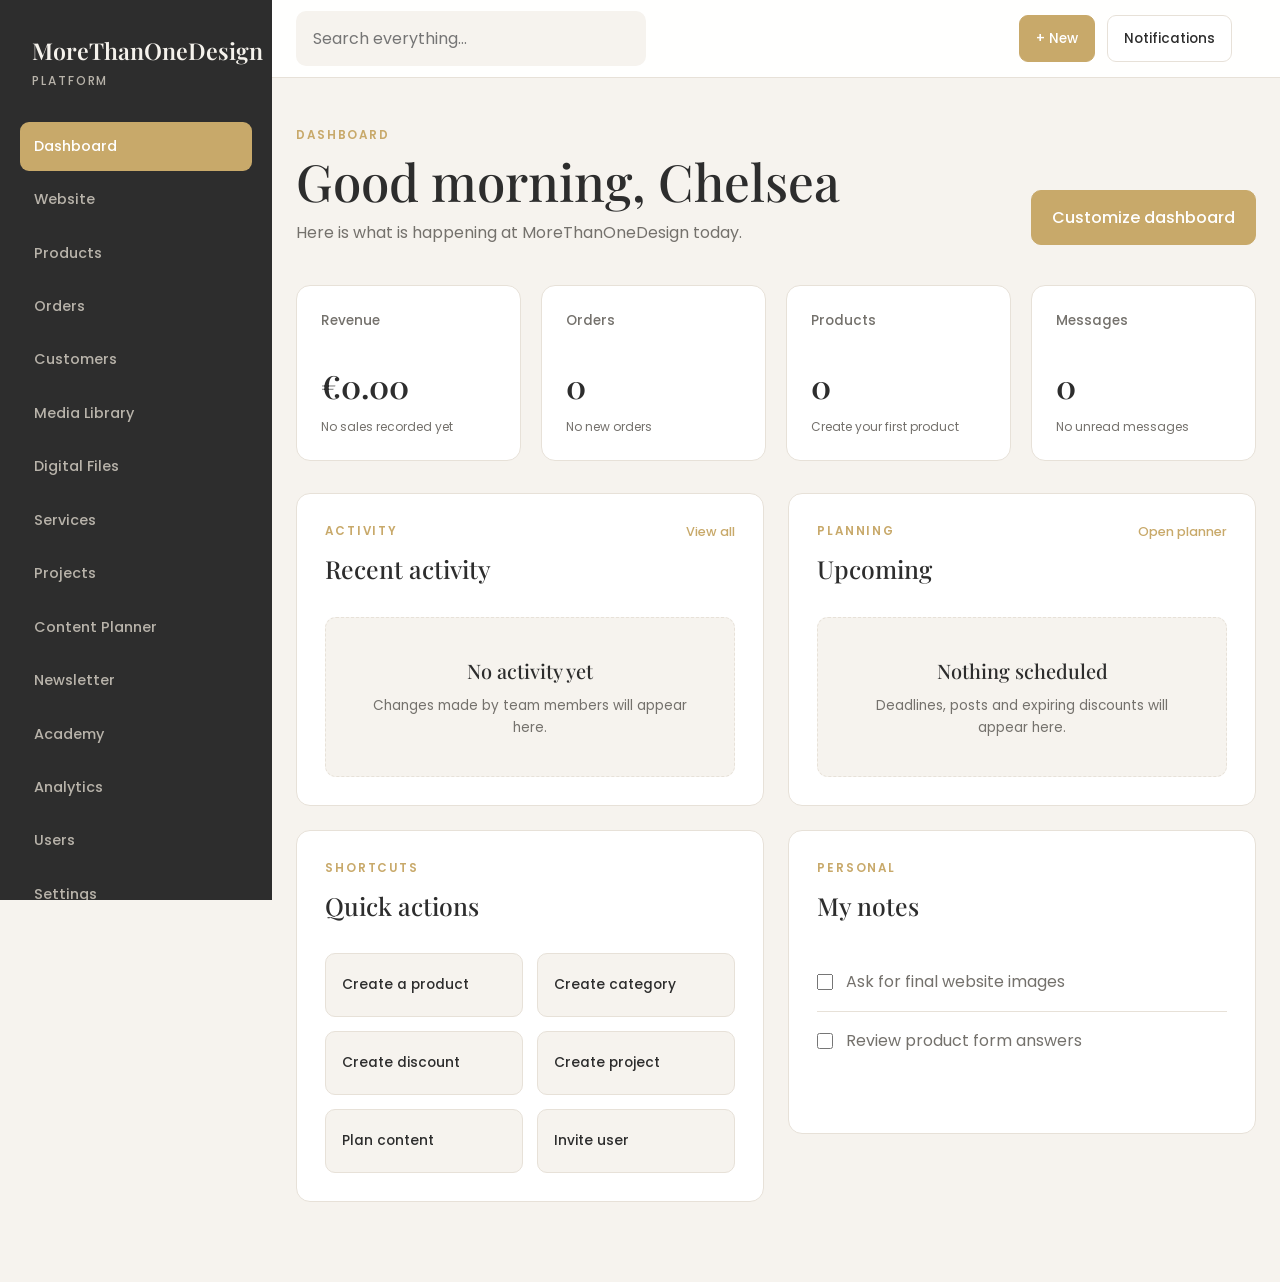
<file: admin/dashboard.html>
<!DOCTYPE html>
<html lang="en">
    <head>
        <meta charset="UTF-8">
        <meta name="viewport"
              content="width=device-width, initial-scale=1.0">
              <title>Dashboard | MoreThanOne Platform</title>
        <link 
              rel="preconnect" href="https://fonts.googleapis.com">
        <link
              rel="preconnect" href="https://fonts.gstatic.com" crossorigin>
        <link
              rel="stylesheet" href="https://fonts.googleapis.com/css2?family=Playfair+Display:wght@500;600&family=Poppins:wght@300;400;500;600&display=swap">
        <link
              rel="stylesheet" href="../css/admin.css">                  
    </head>
    <body>
        <div class="admin-layout">
            <aside class="admin-sidebar">
                <div class="admin-brand">
                    <a href="dashboard.html">
                        MoreThanOneDesign
                    </a>
                    <span>
                        Platform
                    </span>
                </div>
                <nav 
                   class="admin-navigation"
                   aria-label="Admin navigation">
                <a 
                   href="dashboard.html"
                   class="admin-nav-link active">
                Dashboard
                </a>
                <a href="#">
                    Website
                </a>
                <a href="products.html">
                    Products
                </a>
                <a href="#">
                    Orders
                </a>
                <a href="#">
                    Customers
                </a>
                <a href="#">
                    Media Library
                </a>
                <a href="#">
                    Digital Files
                </a>
                <a href="#">
                    Services
                </a>
                <a href="projects.html">
                    Projects
                </a>
                <a href="#">
                    Content Planner
                </a>
                <a href="#">
                    Newsletter
                </a>
                <a href="#">
                    Academy
                </a>
                <a href="#">
                    Analytics
                </a>
                <a href="users.html">
                    Users
                </a>
                <a href="#">
                    Settings
                </a>
                </nav>
                <div class="admin-user">
                    <div class="admin-avatar">
                        C
                    </div> 
                    <div>
                        <strong>
                            Chelsea
                        </strong>
                        <span>
                            Owner
                        </span>
                    </div>
                </div>
            </aside>
            <div class="admin-content">
                <header class="admin-topbar">
                    <button class="admin-menu-button" type="button" aria-label="Open navigation">☰</button>
                    <label class="admin-search">
                        <span class="visually-hidden">
                            Search the platform
                        </span>
                        <input type="search" placeholder="Search everything...">
                    </label>
                    <div class="admin-topbar-actions">
                        <button type="button">
                            + New
                        </button>
                        <button type="button" aria-label="Notifications">Notifications</button>
                    </div>
                </header>
                <main class="admin-main">
                    <section class="admin-welcome">
                        <div>
                            <p class="admin-eyebrow">
                                DASHBOARD   
                            </p>
                            <h1>
                                Good morning, Chelsea
                            </h1>
                            <p>
                                Here is what is happening at MoreThanOneDesign today.
                            </p>
                        </div>
                        <button type="button" class="admin-primary-button">
                            Customize dashboard
                        </button>
                    </section>
                    <section class="statistics-grid" aria-label="Business overview">
                        <article class="statistic-card">
                            <span>
                                Revenue
                            </span>
                            <strong>
                                 €0.00
                            </strong>
                            <small>
                                No sales recorded yet
                            </small>
                        </article>
                        <article class="statistic-card">
                            <span>
                                Orders
                            </span>
                            <strong>
                                0
                            </strong>
                            <small>
                                No new orders
                            </small>
                        </article>
                        <article class="statistic-card">
                            <span>
                                Products
                            </span>
                            <strong>
                                0
                            </strong>
                            <small>
                                Create your first product
                            </small>
                        </article>
                        <article class="statistic-card">
                            <span>
                                Messages
                            </span>
                            <strong>
                                0
                            </strong>
                            <small>
                                No unread messages
                            </small>
                            </article>
                        </article>
                    </section>
                    <section class="dashboard-grid">
                        <article class="dashboard-panel">
                            <div class="panel-heading">
                                <div>
                                    <p class="admin-eyebrow">
                                        ACTIVITY
                                    </p>
                                    <h2>
                                        Recent activity
                                    </h2>
                                </div>
                                <a href="#">
                                    View all
                                </a>
                            </div>
                            <div class="empty-state">
                                <h3>
                                    No activity yet
                                </h3>
                                <p>
                                    Changes made by team members will appear here.
                                </p>
                            </div>
                        </article>
                        <article class="dashboard-panel">
                            <div class="panel-heading">
                                <div>
                                    <p class="admin-eyebrow">
                                        PLANNING
                                    </p>
                                    <h2>
                                        Upcoming
                                    </h2>
                                </div>
                                <a href="#">
                                    Open planner
                                </a>
                            </div>
                            <div class="empty-state">
                                <h3>
                                    Nothing scheduled
                                </h3>
                                <p>
                                    Deadlines, posts and expiring discounts will appear here.
                                </p>
                            </div>
                        </article>
                        <article class="dashboard-panel quick-actions-panel">
                            <div class="panel-heading">
                                <div>
                                    <p class="admin-eyebrow">
                                        SHORTCUTS
                                    </p>
                                    <h2>
                                        Quick actions
                                    </h2>
                                </div>
                            </div>
                            <div class="quick-actions-grid">
                                <a href="#">
                                    Create a product
                                </a>
                                <a href="#">
                                    Create category
                                </a>
                                <a href="#">
                                    Create discount
                                </a>
                                <a href="#">
                                    Create project
                                </a>
                                <a href="#">
                                    Plan content
                                </a>
                                <a href="#">
                                    Invite user
                                </a>
                            </div>
                        </article>
                        <article class="dashboard-panel">
                            <div class="panel-heading">
                                <div>
                                    <p class="admin-eyebrow">
                                        PERSONAL
                                    </p>
                                    <h2>
                                        My notes
                                    </h2>
                                </div>
                            </div>
                            <label class="note-item">
                                <input type="chechbox">
                                <span>
                                    Ask for final website images
                                </span>
                            </label>
                            <label class="note-item">
                                <input type="checkbox">
                                <span>
                                    Review product form answers
                                </span>
                            </label>
                        </article>
                    </section>
                </main>
            </div>
        </div>
    </body>
</html>
</file>
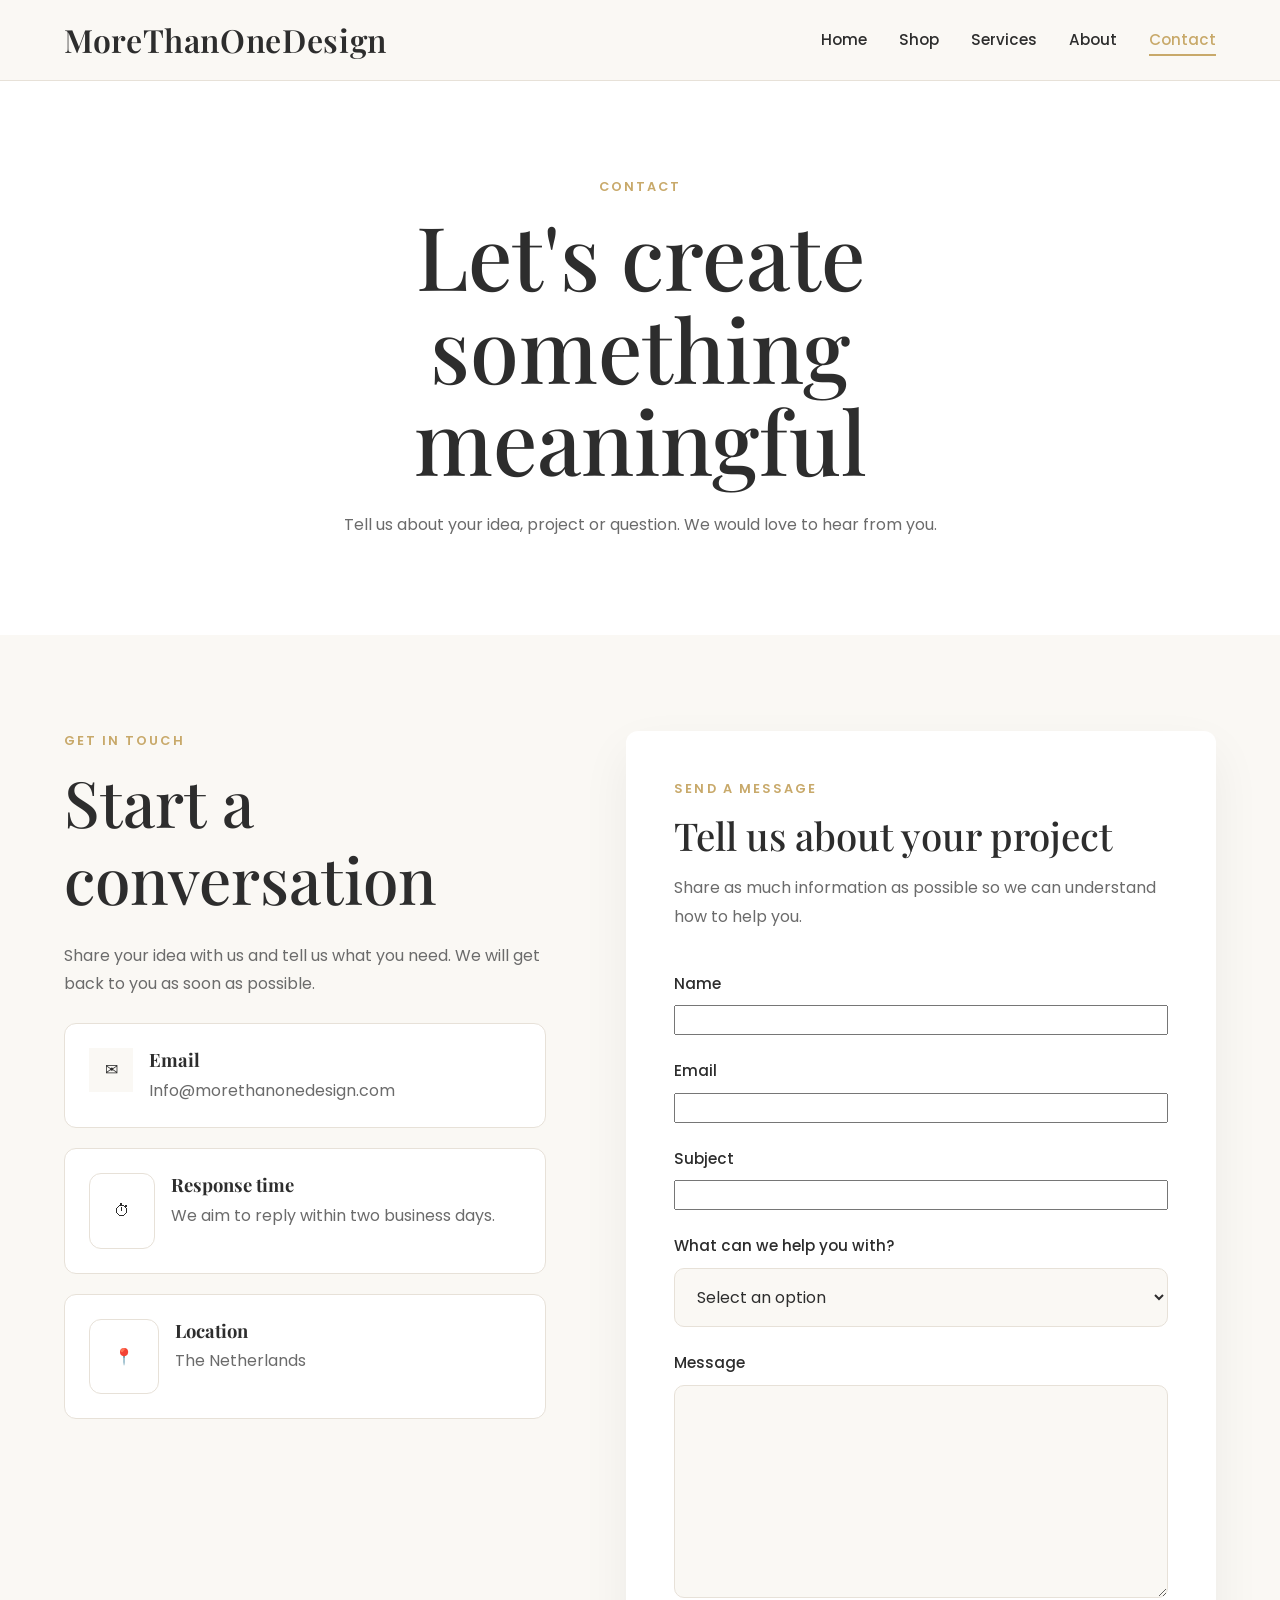
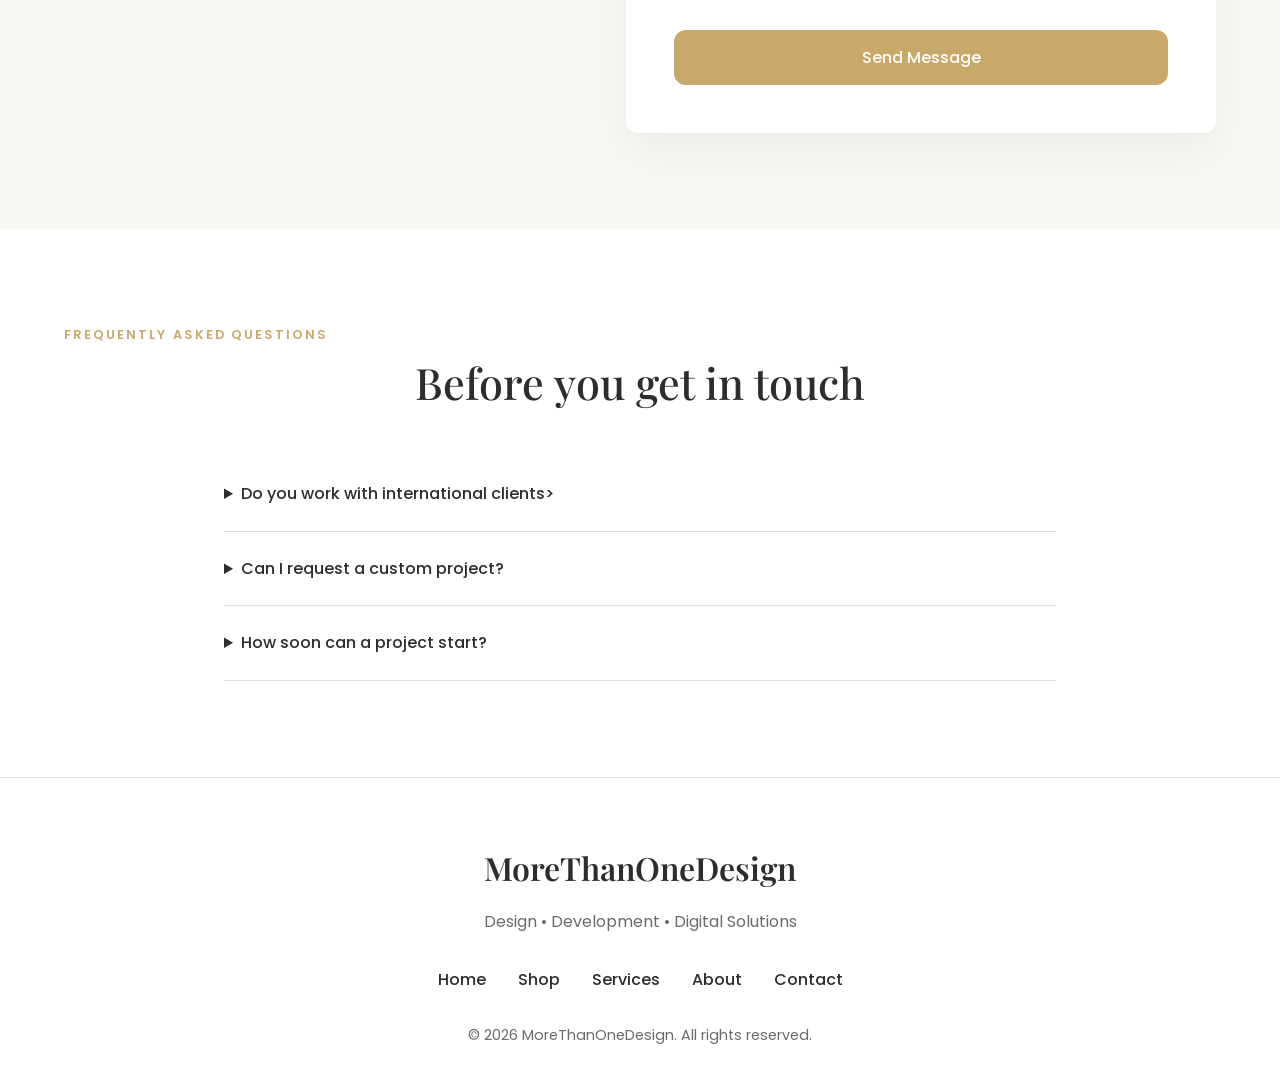
<file: pages/contact.html>
<!DOCTYPE html>
<html lang="en">
    <head>
        <meta charset="UTF-8">
        <meta
           name="viewport"
           content="width-device-width, initial-scale=1.0">
        <meta
           name="description"
           content="Contact MoreThanOneDesign about web design, branding, development and digital products.">
        <title>Contact | MoreThanOneDesign</title>
        <link rel="preconnect" href="https://fonts.googleapis.com">
        <link rel="preconnect" href="https://fonts.gstatic.com" crossorigin>
        <link href="https://fonts.googleapis.com/css2?family=Playfair+Display:wght@400;500;600;700&family=Poppins:wght@300;400;500;600;700&display=swap" rel="stylesheet">
        <link rel="stylesheet" href="../css/style.css">
    </head>
    <body>
        <header class="site-header">
            <nav class="navbar">
                <div class="logo">
                    <a href="../index.html">
                        MoreThanOneDesign
                    </a>
                </div>
                <ul class="nav-links">
                    <li>
                        <a href="../index.html">Home</a>
                    </li>
                    <li>
                        <a href="shop.html">Shop</a>
                    </li>
                    <li>
                        <a href="services.html">Services</a>
                    </li>
                    <li>
                        <a href="about.html">About</a>
                    </li>
                    <li>
                        <a href="contact.html" class="active">Contact</a>
                    </li>
                </ul>
            </nav>
        </header>
        <main>
            <section id="contact-hero">
                <div class="container">
                    <p class="subtitle">
                        Contact
                    </p>
                    <h1>
                        Let's create something meaningful
                    </h1>
                    <p class="section-description">
                        Tell us about your idea, project or question. We would love to hear from you.
                    </p>
                </div>
            </section>
            <section id="contact-section">
                <div class="container contact-layout">
                    <div class="contact-information">
                        <p class="subtitle">
                            GET IN TOUCH
                        </p>
                        <h2>
                            Start a conversation
                        </h2>
                        <p>
                            Share your idea with us and tell us what you need. We will get back to you as soon as possible.
                        </p>
                        <div class="contact-details">
                            <article class="contact-detail-card">
                                <span class="contact-detail-icon" aria-hidden="true">
                                    ✉
                                </span>
                                <div>
                                    <h3>
                                        Email
                                    </h3>
                                    <p>
                                        <a href="mailto:info@morethanonedesign.com">
                                            Info@morethanonedesign.com
                                        </a>
                                    </p>
                                </div>
                            </article>
                            <article class="contact-detail-card">
                                <span class="contact-detail-card" aria-hidden="true">
                                    ⏱
                                </span>
                                <div>
                                    <h3>
                                        Response time
                                    </h3>
                                    <p>
                                        We aim to reply within two business days.
                                    </p>
                                </div>
                            </article>
                            <article class="contact-detail-card">
                                <span class="contact-detail-card" aria-hidden="true">
                                    📍
                                </span>
                                <div>
                                    <h3>
                                        Location
                                    </h3>
                                    <p>
                                        The Netherlands
                                    </p>
                                </div>
                            </article>
                        </div>
                    </div>
                    <form class="contact-form">
                        <div class="contact-form-heading">
                            <p class="subtitle">
                                SEND A MESSAGE
                            </p>
                            <h2>
                                Tell us about your project                            
                            </h2>
                            <p>
                                Share as much information as possible so we can understand how to help you.
                            </p>
                        </div>
                        <div class="form-group">
                            <label for="name">
                                Name
                            </label>
                            <input type="text" id="name" name="name" required>
                        </div>
                        <div class="form-group">
                            <label for="email">
                                Email
                            </label>
                            <input type="email" id="email" name="email" required>
                        </div>
                        <div class="form-group">
                            <label for="subject">
                                Subject
                            </label>
                            <input type="text" id="subject" name="subject" required>
                        </div>
                        <div class="form-group">
                            <label for="service">
                                What can we help you with?
                            </label>
                            <select id="service" name="service">
                                <option value="">
                                    Select an option
                                </option>
                                <option value="web-design">
                                    Web Design
                                </option>
                                <option value="branding">
                                    Branding & Design
                                </option>
                                <option value="web-development">
                                    Web Development
                                </option>
                                <option value="other">
                                    Other
                                </option>
                            </select>
                        </div>
                        <div class="form-group">
                            <label for="message">
                                Message
                            </label>
                            <textarea id="message" name="message" rows="7" required></textarea>
                        </div>
                        <button type="submit" class="btn primary-btn">
                            Send Message
                        </button>
                    </form>
                </div>
            </section>
            <section id="contact-faq">
                <div class="container">
                    <p class="subtitle">
                        FREQUENTLY ASKED QUESTIONS
                    </p>
                    <h2>
                        Before you get in touch
                    </h2>
                    <div class="faq-list">
                        <details>
                            <summary>
                                Do you work with international clients>
                            </summary>
                            <p>
                                Yes. MoreThanOneDesign is designed to work with clients from different countries.
                            </p>
                        </details>
                        <details>
                            <summary>
                                Can I request a custom project?
                            </summary>
                            <p>
                                Yes. You can contact us with your idea, goals and requirements.
                            </p>
                        </details>
                        <details>
                            <summary>
                                How soon can a project start?
                            </summary>
                            <p>
                                Availability depends on the type and size of the project. We will discuss this with you.
                            </p>
                        </details>
                    </div>        
                </div>
            </section>
        </main>
        <footer class="site-footer">
            <div class="conatiner">
                <div class="footer-brand">
                    <a href="../index.html">
                        MoreThanOneDesign
                    </a>
                </div>
                <p class="footer-tagline">
                     Design • Development • Digital Solutions
                </p>
                <nav aria-label="footer navigation">
                    <ul class="footer-links">
                        <li>
                            <a href="../index.html">
                                Home
                            </a>
                        </li>
                        <li>
                            <a href="shop.html">Shop</a>
                        </li>
                        <li>
                            <a href="services.html">Services</a>
                        </li>
                        <li>
                            <a href="about.html">About</a>
                        </li>
                        <li>
                            <a href="contact.html">Contact</a>
                        </li>
                    </ul>
                </nav>
                <p class="footer-copyright">
                      © 2026 MoreThanOneDesign. All rights reserved.
                </p>
            </div>
        </footer>
    </body> 
    </html>
</file>
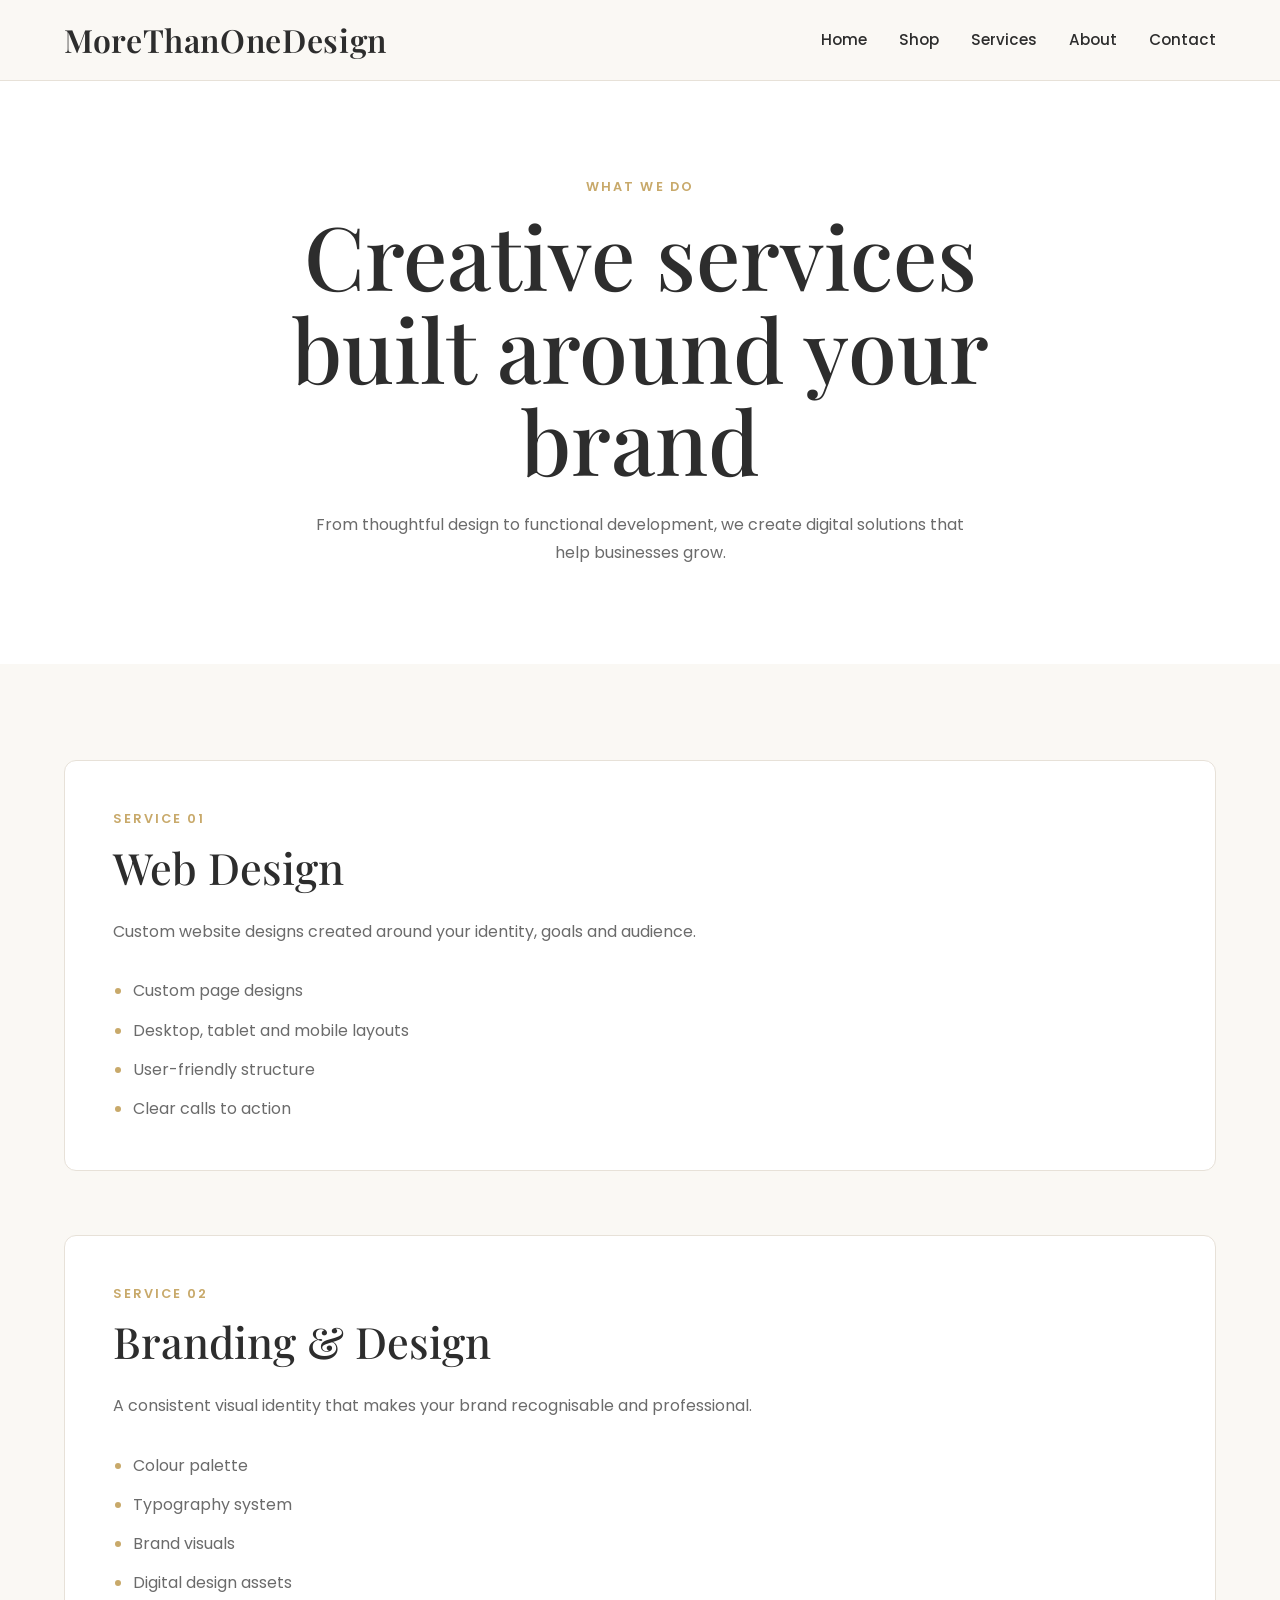
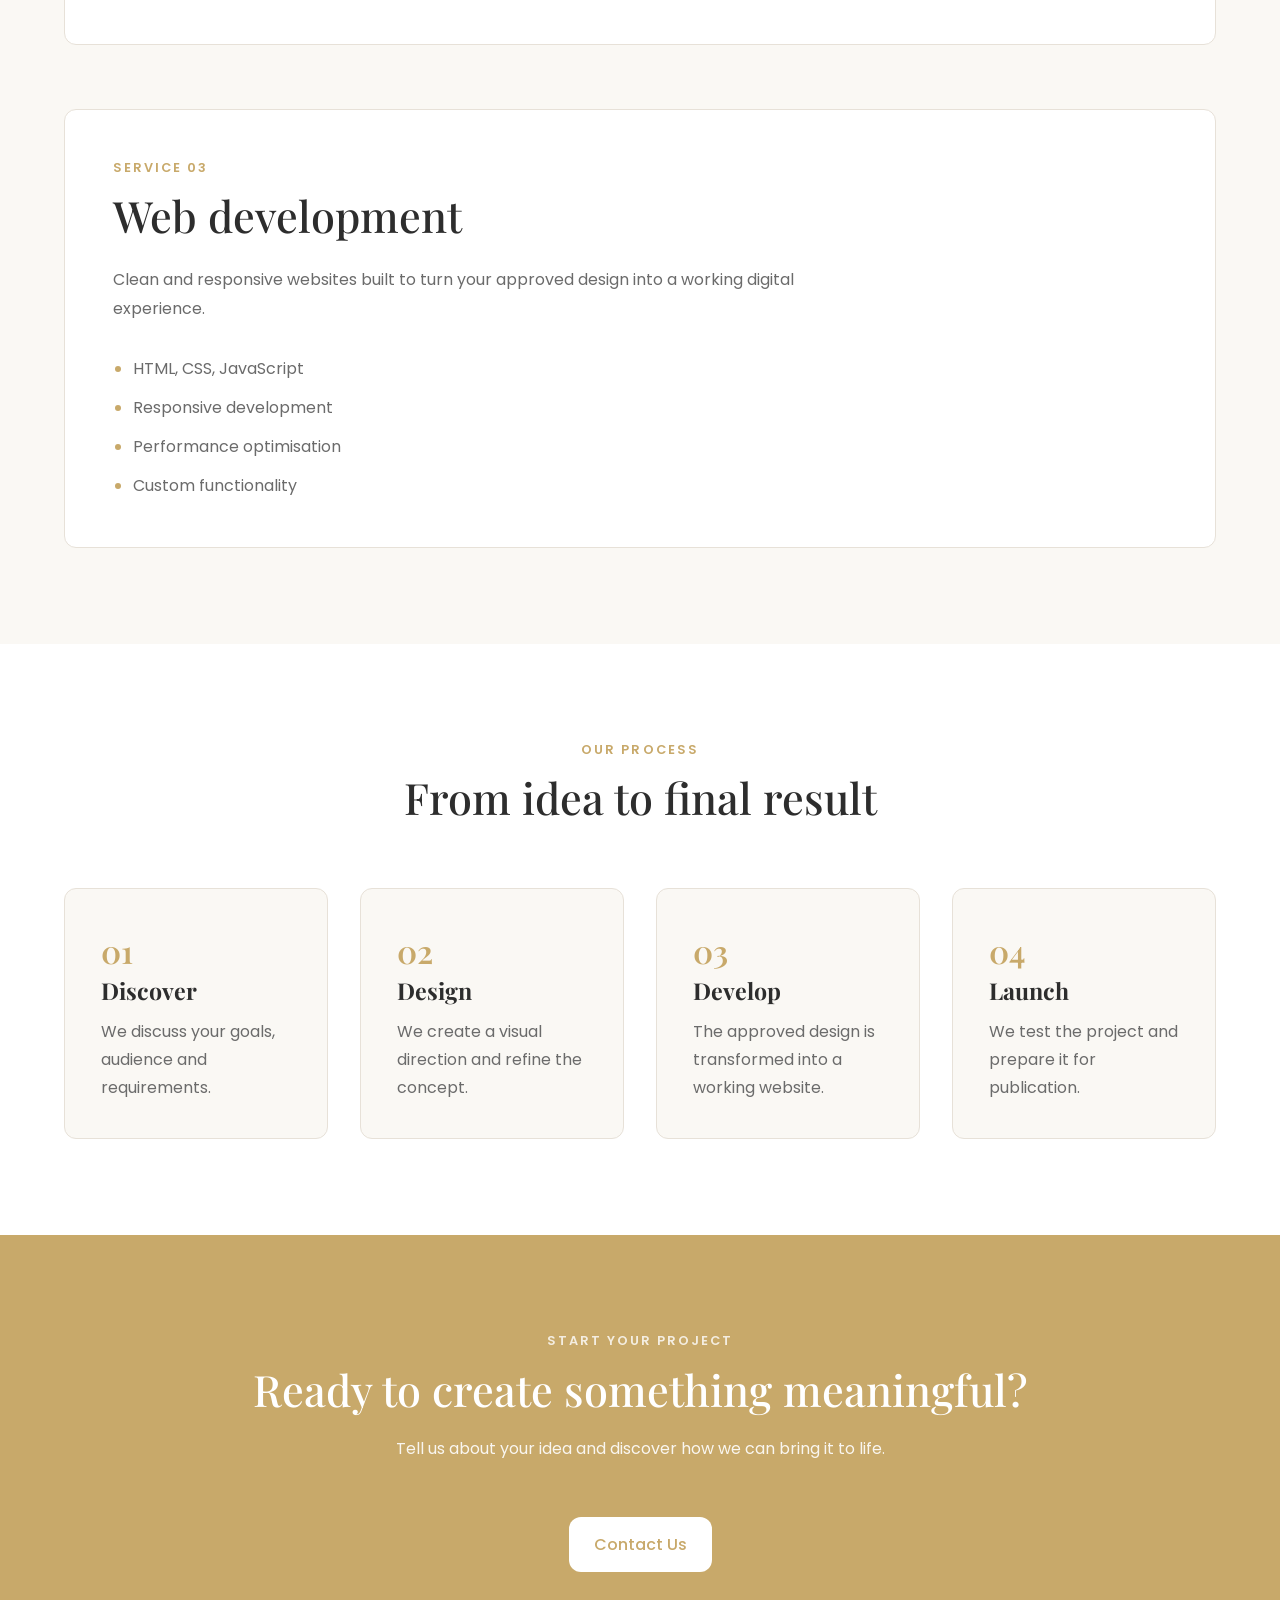
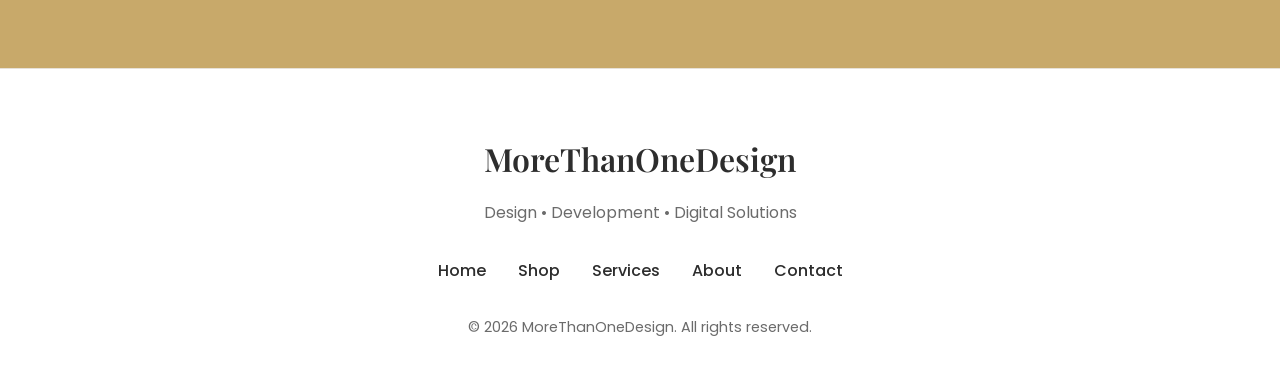
<file: pages/services.html>
<!DOCTYPE html>
<html lang="en">
    <head>
        <meta charset="UTF-8">
        <meta
           name="viewport"
           content="width-device-width, initial-scale=1.0">
        <meta
           name="description"
           content="Explore web design, branding and web development services from MoreThanOneDesign.">
        <title>Services | MoreThanOneDesign</title> 
        <link 
           rel="preconnect" 
           href="https://fonts.googleapis.com">
        <link
           rel="preconnect"
           href="https://fonts.gstatic.com"
           crossorigin>
        <link
           href="https://fonts.googleapis.com/css2?family=Playfair+Display:wght@400;500;600;700&family=Poppins:wght@300;400;500;600;700&display=swap"
           rel="stylesheet">
        <link  
           rel="stylesheet"
           href="../css/style.css">         
    </head>
    <body>
        <header class="site-header">
            <nav class="navbar">
                <div class="logo">
                    <a href="../index.html">
                        MoreThanOneDesign
                    </a>
                </div>
                <ul class="nav-links">
                    <li>
                        <a href="../index.html">Home</a>
                    </li>
                    <li>
                        <a href="shop.html">Shop</a>
                    </li>
                    <li>
                        <a href="services.html">Services</a>
                    </li>
                    <li>
                        <a href="about.html">About</a>
                    </li>
                    <li>
                        <a href=""contact.html>Contact</a>    
                    </li>
                </ul>
            </nav>
        </header>
        <main>
            <section id="services-hero">
                <div class="container">
                    <p class="subtitle">
                        WHAT WE DO
                    </p>
                    <h1>
                        Creative services built around your brand
                    </h1>
                    <p class="section-description">
                        From thoughtful design to functional development, we create digital solutions that help businesses grow.
                    </p>
                </div>
            </section>
            <section id="section-overview">
                <div class="container">
                    <div class="services-page-grid">
                        <article class="service-detail-card">
                            <p class="subtitle">
                                Service 01
                            </p>
                            <h2>
                                Web Design
                            </h2>
                            <p>
                                Custom website designs created around your identity, goals and audience.
                            </p>
                            <ul class="service-feature-list">
                                <li>Custom page designs</li>
                                <li>Desktop, tablet and mobile layouts</li>
                                <li>User-friendly structure</li>
                                <li>Clear calls to action</li>
                            </ul>
                        </article>
                        <article class="service-detail-card">
                            <p class="subtitle">
                                Service 02
                            </p>
                            <h2>
                                Branding & Design
                            </h2>
                            <p>
                                A consistent visual identity that makes your brand recognisable and professional.
                            </p>
                            <ul class="service-feature-list">
                                <li>Colour palette</li>
                                <li>Typography system</li>
                                <li>Brand visuals</li>
                                <li>Digital design assets</li>
                            </ul>
                        </article>
                        <article class="service-detail-card">
                            <p class="subtitle">
                                Service 03
                            </p>
                            <h2>
                                Web development
                            </h2>
                            <p> 
                                Clean and responsive websites built to turn your approved design into a working digital experience.
                            </p>
                            <ul class="service-feature-list">
                                <li>HTML, CSS, JavaScript</li>
                                <li>Responsive development</li>
                                <li>Performance optimisation</li>
                                <li>Custom functionality</li>
                            </ul>
                        </article>
                    </div>
                </div>
            </section>
            <section id="service-process">
                <div class="container">
                    <p class="subtitle">
                        OUR PROCESS
                    </p>
                    <h2>
                        From idea to final result
                    </h2>
                    <div class="process-grid">
                        <article class="process-step">
                            <span class="process-number">
                                01
                            </span>
                            <h3>
                                Discover
                            </h3>
                            <p>
                                We discuss your goals, audience and requirements.
                            </p>
                        </article>
                        <article class="process-step">
                            <span class="process-number">
                                02
                            </span>
                            <h3>
                                Design
                            </h3>
                            <p>
                                We create a visual direction and refine the concept.
                            </p>
                        </article>
                        <article class="process-step">
                            <span class="process-number">
                                03
                            </span>
                            <h3>
                                Develop
                            </h3>
                            <p>
                                The approved design is transformed into a working website.
                            </p>
                        </article>
                        <article class="process-step">
                            <span class="process-number">
                                04
                            </span>
                            <h3>
                                Launch
                            </h3>
                            <p>
                                We test the project and prepare it for publication.
                            </p>
                        </article>
                    </div>
                </div>
            </section>
            <section id="contact-cta">
                <div class="container">
                    <p class="subtitle">
                        START YOUR PROJECT
                    </p>
                    <h2>
                        Ready to create something meaningful?
                    </h2>
                    <p>
                        Tell us about your idea and discover how we can bring it to life.
                    </p>
                    <a
                      href="contact.html"
                      class="btn primary-btn">
                    Contact Us
                    </a>
                </div>
            </section>
        </main>
        <footer class="site-footer">
            <div class="container">
                <div class="footer-brand">
                    <a href="../index.html">
                        MoreThanOneDesign
                    </a>
                </div>
                <p class="footer-tagline">
                    Design • Development • Digital Solutions 
                </p>
                <nav aria-label="footer-navigation">
                    <ul class="footer-links">
                       <li>
                        <a href="../index.html">Home</a>
                       </li> 
                       <li>
                        <a href="shop.html">Shop</a>
                       </li>
                       <li>
                        <a href="services.html">Services</a>
                       </li>
                       <li>
                        <a href="about.html">About</a>
                       </li>
                       <li>
                        <a href="contact.html">Contact</a>
                       </li>
                    </ul>
                </nav>
                <p class="footer-copyright">
                     © 2026 MoreThanOneDesign. All rights reserved.
                </p>
            </div>
        </footer>
    </body>
</html>
</file>
<file: css/admin.css>
/* ==========================
   1. RESET
========================== */

* {
    margin: 0;
    padding: 0;
    box-sizing: border-box;
}

/* ==========================
   2. VARIABLES
========================== */

:root {
    --admin-primary: #c8a96a;
    --admin-primary-hover: #b8924f;
    --admin-background: #f6f3ee;
    --admin-sidebar: #2d2d2d;
    --admin-surface: #ffffff;
    --admin-text: #2d2d2d;
    --admin-text-light: #74716c;
    --admin-sidebar-text: #f5f2ec;
    --admin-sidebar-muted: #b8b3aa;
    --admin-border: #e7e1d8;
    --admin-danger: #b95050;
    --admin-heading-font: "Playfair Display", serif;
    --admin-body-font: "Poppins", sans-serif;
    --admin-sidebar-width: 17rem;
    --admin-border-radius: 14px;
    --admin-transition: 0.3s ease;
}

/* ==========================
   3. GLOBAL
========================== */

html {
    scroll-behavior: smooth;
}

body {
    min-height: 100vh;
    background-color: var(--admin-background);
    color: var(--admin-text);
    font-family: var(--admin-body-font);
    line-height: 1.6;
}

a {
    color: inherit;
    text-decoration: none;
}

button, input, select, textarea {
    font: inherit;
}

button {
    cursor: pointer;
}

.visually-hidden {
    position: absolute;
    width: 1px;
    height: 1px;
    padding: 0;
    margin: -1px;
    overflow: hidden;
    clip: rect(0,0,0,0);
    white-space: nowrap;
    border: 0;
}

/* ==========================
   4. MAIN LAYOUT
========================== */

.admin-layout {
    min-height: 100vh;

    display: grid;
    grid-template-columns: var(--admin-sidebar-width) minmax(0, 1fr);
}

.admin-content {
    min-width: 0;
}

.admin-main {
    width: min(100% - 3rem, 1500px);
    margin: 0 auto;
    padding: 3rem 0 5rem;
}


/* ==========================
   5. SIDEBAR
========================== */

.admin-sidebar {
    position: sticky;
    top: 0;

    height: 100vh;
    padding: 2rem 1.25rem;

    display: flex;
    flex-direction: column;

    overflow-y: auto;

    background-color: var(--admin-sidebar);
    color: var(--admin-sidebar-text);
}

.admin-brand {
    padding: 0 0.75rem 2rem;

    display: grid;
    gap: 0.1rem;
}

.admin-brand a {
    font-family: var(--admin-heading-font);
    font-size: 1.45rem;
    font-weight: 600;
}

.admin-brand span {
    color: var(--admin-sidebar-muted);
    font-size: 0.75rem;
    font-weight: 500;
    letter-spacing: 0.16em;
    text-transform: uppercase;
}

.admin-navigation {
    display: grid;
    gap: 0.3rem;
}

.admin-navigation a {
    padding: 0.8rem 0.9rem;

    border-radius: 9px;

    color: var(--admin-sidebar-muted);
    font-size: 0.9rem;
    font-weight: 500;

    transition:
        background-color var(--admin-transition),
        color var(--admin-transition),
        transform var(--admin-transition);
}

.admin-navigation a:hover,
.admin-navigation a:focus-visible {
    background-color: rgba(255, 255, 255, 0.07);
    color: var(--admin-sidebar-text);
    transform: translateX(3px);
}

.admin-navigation a.active,
.admin-navigation .admin-nav-link.active {
    background-color: var(--admin-primary);
    color: #ffffff;
}

.admin-user {
    margin-top: auto;
    padding: 1.25rem 0.75rem 0;

    display: flex;
    align-items: center;
    gap: 0.8rem;

    border-top: 1px solid rgba(255, 255, 255, 0.1);
}

.admin-avatar {
    width: 2.65rem;
    height: 2.65rem;

    display: grid;
    flex: 0 0 2.65rem;
    place-items: center;

    background-color: var(--admin-primary);
    border-radius: 50%;

    color: #ffffff;
    font-weight: 600;
}

.admin-user div:last-child {
    display: grid;
}

.admin-user strong {
    font-size: 0.9rem;
}

.admin-user span {
    color: var(--admin-sidebar-muted);
    font-size: 0.78rem;
}


/* ==========================
   6. TOPBAR
========================== */

.admin-topbar {
    position: sticky;
    top: 0;
    z-index: 20;

    min-height: 78px;
    padding: 0 1.5rem;

    display: grid;
    grid-template-columns: auto minmax(15rem, 38rem) auto;
    align-items: center;
    gap: 1.5rem;

    background-color: rgba(255, 255, 255, 0.94);
    border-bottom: 1px solid var(--admin-border);
    backdrop-filter: blur(12px);
}

.admin-menu-button {
    display: none;

    width: 2.7rem;
    height: 2.7rem;

    background-color: transparent;
    border: 1px solid var(--admin-border);
    border-radius: 9px;

    color: var(--admin-text);
}

.admin-search input {
    width: 100%;
    padding: 0.85rem 1rem;

    background-color: var(--admin-background);
    border: 1px solid transparent;
    border-radius: 10px;

    color: var(--admin-text);
    outline: none;

    transition:
        background-color var(--admin-transition),
        border-color var(--admin-transition),
        box-shadow var(--admin-transition);
}

.admin-search input:focus {
    background-color: var(--admin-surface);
    border-color: var(--admin-primary);
    box-shadow: 0 0 0 4px rgba(200, 169, 106, 0.15);
}

.admin-topbar-actions {
    display: flex;
    justify-content: flex-end;
    gap: 0.75rem;
}

.admin-topbar-actions button {
    min-height: 2.7rem;
    padding: 0.7rem 1rem;

    background-color: var(--admin-surface);
    border: 1px solid var(--admin-border);
    border-radius: 9px;

    color: var(--admin-text);
    font-size: 0.85rem;
    font-weight: 500;

    transition:
        background-color var(--admin-transition),
        border-color var(--admin-transition),
        color var(--admin-transition);
}

.admin-topbar-actions button:first-child {
    background-color: var(--admin-primary);
    border-color: var(--admin-primary);
    color: #ffffff;
}

.admin-topbar-actions button:hover,
.admin-topbar-actions button:focus-visible {
    border-color: var(--admin-primary);
    color: var(--admin-primary);
}

.admin-topbar-actions button:first-child:hover,
.admin-topbar-actions button:first-child:focus-visible {
    background-color: var(--admin-primary-hover);
    border-color: var(--admin-primary-hover);
    color: #ffffff;
}


/* ==========================
   7. WELCOME
========================== */

.admin-welcome {
    margin-bottom: 2.5rem;

    display: flex;
    align-items: flex-end;
    justify-content: space-between;
    gap: 2rem;
}

.admin-eyebrow {
    margin-bottom: 0.5rem;

    color: var(--admin-primary);
    font-size: 0.74rem;
    font-weight: 600;
    letter-spacing: 0.16em;
    text-transform: uppercase;
}

.admin-welcome h1 {
    margin-bottom: 0.65rem;

    font-family: var(--admin-heading-font);
    font-size: clamp(2.4rem, 4vw, 3.7rem);
    font-weight: 500;
    line-height: 1.1;
}

.admin-welcome p:not(.admin-eyebrow) {
    color: var(--admin-text-light);
}

.admin-primary-button {
    padding: 0.85rem 1.25rem;

    background-color: var(--admin-primary);
    border: 1px solid var(--admin-primary);
    border-radius: 10px;

    color: #ffffff;
    font-weight: 500;

    transition:
        background-color var(--admin-transition),
        border-color var(--admin-transition),
        transform var(--admin-transition);
}

.admin-primary-button:hover,
.admin-primary-button:focus-visible {
    background-color: var(--admin-primary-hover);
    border-color: var(--admin-primary-hover);
    transform: translateY(-2px);
}


/* ==========================
   8. STATISTICS
========================== */

.statistics-grid {
    margin-bottom: 2rem;

    display: grid;
    grid-template-columns: repeat(4, minmax(0, 1fr));
    gap: 1.25rem;
}

.statistic-card {
    min-height: 11rem;
    padding: 1.5rem;

    display: flex;
    flex-direction: column;

    background-color: var(--admin-surface);
    border: 1px solid var(--admin-border);
    border-radius: var(--admin-border-radius);

    transition:
        transform var(--admin-transition),
        box-shadow var(--admin-transition),
        border-color var(--admin-transition);
}

.statistic-card:hover {
    transform: translateY(-4px);
    border-color: rgba(200, 169, 106, 0.55);
    box-shadow: 0 15px 35px rgba(45, 45, 45, 0.07);
}

.statistic-card span {
    color: var(--admin-text-light);
    font-size: 0.85rem;
    font-weight: 500;
}

.statistic-card strong {
    margin: auto 0 0.35rem;

    font-family: var(--admin-heading-font);
    font-size: 2rem;
    font-weight: 600;
}

.statistic-card small {
    color: var(--admin-text-light);
    font-size: 0.75rem;
}


/* ==========================
   9. DASHBOARD PANELS
========================== */

.dashboard-grid {
    display: grid;
    grid-template-columns: repeat(2, minmax(0, 1fr));
    align-items: start;
    gap: 1.5rem;
}

.dashboard-panel {
    min-height: 19rem;
    padding: 1.75rem;

    background-color: var(--admin-surface);
    border: 1px solid var(--admin-border);
    border-radius: var(--admin-border-radius);
}

.panel-heading {
    margin-bottom: 1.75rem;

    display: flex;
    align-items: flex-start;
    justify-content: space-between;
    gap: 1rem;
}

.panel-heading h2 {
    font-family: var(--admin-heading-font);
    font-size: 1.55rem;
    font-weight: 500;
}

.panel-heading a {
    color: var(--admin-primary);
    font-size: 0.8rem;
    font-weight: 500;
}

.panel-heading a:hover,
.panel-heading a:focus-visible {
    color: var(--admin-primary-hover);
    text-decoration: underline;
    text-underline-offset: 0.25rem;
}


/* ==========================
   10. EMPTY STATES
========================== */

.empty-state {
    min-height: 10rem;
    padding: 2rem;

    display: grid;
    place-content: center;

    background-color: var(--admin-background);
    border: 1px dashed var(--admin-border);
    border-radius: 11px;

    text-align: center;
}

.empty-state h3 {
    margin-bottom: 0.5rem;

    font-family: var(--admin-heading-font);
    font-size: 1.25rem;
    font-weight: 500;
}

.empty-state p {
    max-width: 23rem;

    color: var(--admin-text-light);
    font-size: 0.85rem;
}


/* ==========================
   11. QUICK ACTIONS
========================== */

.quick-actions-panel {
    min-height: auto;
}

.quick-actions-grid {
    display: grid;
    grid-template-columns: repeat(2, minmax(0, 1fr));
    gap: 0.85rem;
}

.quick-actions-grid a {
    min-height: 4rem;
    padding: 1rem;

    display: flex;
    align-items: center;

    background-color: var(--admin-background);
    border: 1px solid var(--admin-border);
    border-radius: 10px;

    font-size: 0.86rem;
    font-weight: 500;

    transition:
        background-color var(--admin-transition),
        border-color var(--admin-transition),
        color var(--admin-transition),
        transform var(--admin-transition);
}

.quick-actions-grid a:hover,
.quick-actions-grid a:focus-visible {
    background-color: var(--admin-surface);
    border-color: var(--admin-primary);
    color: var(--admin-primary);
    transform: translateY(-2px);
}


/* ==========================
   12. PERSONAL NOTES
========================== */

.note-item {
    padding: 1rem 0;

    display: flex;
    align-items: center;
    gap: 0.8rem;

    border-bottom: 1px solid var(--admin-border);

    color: var(--admin-text-light);
    cursor: pointer;
}

.note-item:last-child {
    border-bottom: 0;
}

.note-item input {
    width: 1rem;
    height: 1rem;

    accent-color: var(--admin-primary);
}

.note-item:has(input:checked) span {
    text-decoration: line-through;
    opacity: 0.55;
}


/* ==========================
   13. RESPONSIVE
========================== */

@media (max-width: 1180px) {
    .statistics-grid {
        grid-template-columns: repeat(2, minmax(0, 1fr));
    }

    .admin-topbar {
        grid-template-columns: minmax(12rem, 1fr) auto;
    }

    .admin-search {
        grid-column: 1;
    }
}

@media (max-width: 900px) {
    .admin-layout {
        grid-template-columns: 1fr;
    }

    .admin-sidebar {
        position: fixed;
        z-index: 50;
        left: 0;

        width: min(19rem, 85vw);

        transform: translateX(-100%);

        transition: transform var(--admin-transition);
    }

    .admin-sidebar.open {
        transform: translateX(0);
    }

    .admin-menu-button {
        display: grid;
        place-items: center;
    }

    .admin-topbar {
        grid-template-columns: auto minmax(0, 1fr) auto;
    }

    .dashboard-grid {
        grid-template-columns: 1fr;
    }
}

@media (max-width: 650px) {
    .admin-main {
        width: min(100% - 2rem, 1500px);
        padding-top: 2rem;
    }

    .admin-topbar {
        min-height: auto;
        padding: 0.85rem 1rem;

        grid-template-columns: auto 1fr;
        gap: 0.75rem;
    }

    .admin-search {
        grid-column: 1 / -1;
        grid-row: 2;
    }

    .admin-topbar-actions {
        grid-column: 2;
        grid-row: 1;
    }

    .admin-topbar-actions button:last-child {
        display: none;
    }

    .admin-welcome {
        align-items: flex-start;
        flex-direction: column;
    }

    .admin-welcome .admin-primary-button {
        width: 100%;
    }

    .statistics-grid {
        grid-template-columns: 1fr;
    }

    .quick-actions-grid {
        grid-template-columns: 1fr;
    }

    .dashboard-panel {
        padding: 1.35rem;
    }
}
</file>
<file: css/style.css>
/* ==========================
   1. RESET
========================== */

* {
    margin: 0;
    padding: 0;
    box-sizing: border-box;
}


/* ==========================
   2. ROOT VARIABLES
========================== */

:root {
    /* Colors */
    --primary-color: #c8a96a;
    --primary-hover: #b8924f;
    --background-color: #faf8f4;
    --surface-color: #ffffff;
    --text-color: #2d2d2d;
    --text-light: #6b6b6b;
    --border-color: #e7e1d8;

    /* Fonts */
    --heading-font: "Playfair Display", serif;
    --body-font: "Poppins", sans-serif;

    /* Layout */
    --max-width: 1200px;
    --border-radius: 12px;
    --transition: 0.3s ease;
}


/* ==========================
   3. GLOBAL STYLES
========================== */

html {
    scroll-behavior: smooth;
}

body {
    font-family: var(--body-font);
    background-color: var(--background-color);
    color: var(--text-color);
    line-height: 1.6;
}

a {
    color: inherit;
    text-decoration: none;
}

img {
    display: block;
    max-width: 100%;
}

button,
input,
textarea,
select {
    font: inherit;
}

.container {
    width: 90%;
    max-width: var(--max-width);
    margin: 0 auto;
}

section {
    padding: 6rem 0;
}


/* ==========================
   4. TYPOGRAPHY
========================== */

h1,
h2,
h3 {
    font-family: var(--heading-font);
    color: var(--text-color);
}

h2 {
    margin-bottom: 1.5rem;
    font-size: 2.7rem;
    font-weight: 500;
    line-height: 1.2;
}

h3 {
    line-height: 1.3;
}

p {
    color: var(--text-light);
}

.subtitle {
    margin-bottom: 0.75rem;
    color: var(--primary-color);
    font-size: 0.8rem;
    font-weight: 600;
    letter-spacing: 0.16em;
    text-transform: uppercase;
}

.section-description {
    color: var(--text-light);
    line-height: 1.8;
}


/* ==========================
   5. LAYOUT
========================== */

.about-layout,
.service-container,
.portfolio-container,
.products {
    display: grid;
}


/* ==========================
   6. BUTTONS & TEXT LINKS
========================== */

.btn {
    display: inline-block;
    padding: 0.85rem 1.5rem;
    border: 1px solid transparent;
    border-radius: var(--border-radius);
    font-weight: 500;
    cursor: pointer;
    transition:
        background-color var(--transition),
        color var(--transition),
        border-color var(--transition),
        transform var(--transition);
}

.primary-btn {
    background-color: var(--primary-color);
    color: #ffffff;
}

.primary-btn:hover,
.primary-btn:focus-visible {
    background-color: var(--primary-hover);
    transform: translateY(-2px);
}

.secondary-btn {
    background-color: transparent;
    border-color: var(--primary-color);
    color: var(--primary-color);
}

.secondary-btn:hover,
.secondary-btn:focus-visible {
    background-color: var(--primary-color);
    color: #ffffff;
}

.service-card a,
.portfolio-card a,
.about-content a {
    display: inline-block;
    margin-top: 1rem;
    color: var(--primary-color);
    font-weight: 500;
    text-decoration: underline;
    text-underline-offset: 0.3rem;
}

.service-card a:hover,
.service-card a:focus-visible,
.portfolio-card a:hover,
.portfolio-card a:focus-visible,
.about-content a:hover,
.about-content a:focus-visible {
    color: var(--primary-hover);
}


/* ==========================
   7. HEADER
========================== */

.site-header {
    background-color: var(--background-color);
    border-bottom: 1px solid var(--border-color);
}

.navbar {
    width: 90%;
    max-width: var(--max-width);
    min-height: 80px;
    margin: 0 auto;

    display: flex;
    align-items: center;
    justify-content: space-between;
}

.logo a {
    font-family: var(--heading-font);
    font-size: 2rem;
    font-weight: 600;
    letter-spacing: 0.02em;
    color: var(--text-color);
}

.nav-links {
    display: flex;
    align-items: center;
    gap: 2rem;

    list-style: none;
}

.nav-links a {
    position: relative;

    color: var(--text-color);
    font-size: 0.95rem;
    font-weight: 500;
    cursor: pointer;

    transition: color var(--transition);
}

.nav-links a:hover,
.nav-links a:focus-visible,
.nav-links a.active {
    color: var(--primary-color);
}

.nav-links a::after {
    content: "";

    position: absolute;
    left: 0;
    bottom: -6px;

    width: 0;
    height: 2px;

    background-color: var(--primary-color);

    transition: width var(--transition);
}

.nav-links a:hover::after,
.nav-links a:focus-visible::after,
.nav-links a.active::after {
    width: 100%;
}


/* ==========================
   8. HERO
========================== */

#hero {
    width: 90%;
    max-width: var(--max-width);
    min-height: calc(100vh - 80px);
    margin: 0 auto;
    padding: 5rem 0;

    display: grid;
    grid-template-columns: 1fr 1fr;
    align-items: center;
    gap: 4rem;
}

.hero-content {
    max-width: 36rem;
}

.hero-content .subtitle {
    margin-bottom: 1rem;
    font-size: 0.9rem;
    letter-spacing: 0.2em;
}

.hero-content h1 {
    max-width: 9ch;
    margin-bottom: 1.5rem;

    font-size: clamp(3.5rem, 7vw, 6rem);
    font-weight: 500;
    line-height: 0.98;
    letter-spacing: -0.03em;
}

.hero-content > p:not(.subtitle) {
    max-width: 34rem;
    margin-bottom: 2rem;

    font-size: 1.05rem;
    line-height: 1.8;
}

.hero-buttons {
    display: flex;
    flex-wrap: wrap;
    gap: 1rem;

    margin-top: 0.5rem;
}

.hero-image {
    overflow: hidden;
    border-radius: var(--border-radius);
}

.hero-image img {
    width: 100%;
    height: 36rem;
    object-fit: cover;
    object-position: center;

    border-radius: var(--border-radius);
    box-shadow: 0 20px 50px rgba(0, 0, 0, 0.08);

    transition: transform 0.6s ease;
}

.hero-image:hover img {
    transform: scale(1.025);
}


/* ==========================
   9. ABOUT
========================== */

#about {
    background-color: var(--surface-color);
}

.about-layout {
    grid-template-columns: 1fr 1fr;
    align-items: center;
    gap: 5rem;
}

.about-image img {
    width: 100%;
    object-fit: cover;

    border-radius: var(--border-radius);
    box-shadow: 0 15px 40px rgba(0, 0, 0, 0.08);
}

.about-content {
    max-width: 34rem;
}

.about-content .btn {
    margin-top: 2rem;
}


/* ==========================
   10. SERVICES
========================== */

#services {
    background-color: var(--background-color);
}

#services .subtitle,
#services h2,
#services .section-description {
    text-align: center;
}

#services .section-description {
    max-width: 42rem;
    margin: 0 auto;
}

.service-container {
    grid-template-columns: repeat(3, 1fr);
    gap: 2rem;

    margin-top: 4rem;
}

.service-card {
    padding: 2.5rem;

    background-color: var(--surface-color);
    border: 1px solid var(--border-color);
    border-radius: var(--border-radius);

    transition:
        transform var(--transition),
        box-shadow var(--transition);
}

.service-card:hover {
    transform: translateY(-8px);
    box-shadow: 0 15px 35px rgba(0, 0, 0, 0.08);
}

.service-card h3 {
    margin-bottom: 1rem;
    font-size: 1.5rem;
}

.service-card p {
    margin-bottom: 1.5rem;
}


/* ==========================
   11. FEATURED WORK
========================== */

#featured {
    background-color: var(--surface-color);
}

#featured .subtitle,
#featured h2,
#featured .section-description {
    text-align: center;
}

#featured .section-description {
    max-width: 42rem;
    margin: 0 auto;
}

.portfolio-container {
    grid-template-columns: repeat(2, 1fr);
    gap: 2rem;

    margin-top: 4rem;
}

.portfolio-card {
    overflow: hidden;

    background-color: var(--background-color);
    border: 1px solid var(--border-color);
    border-radius: var(--border-radius);

    transition:
        transform var(--transition),
        box-shadow var(--transition);
}

.portfolio-card:hover {
    transform: translateY(-6px);
    box-shadow: 0 18px 40px rgba(0, 0, 0, 0.08);
}

.portfolio-card img {
    width: 100%;
    height: 18rem;
    object-fit: cover;
}

.portfolio-card h3,
.portfolio-card p,
.portfolio-card a {
    margin-right: 2rem;
    margin-left: 2rem;
}

.portfolio-card h3 {
    margin-top: 1.75rem;
    margin-bottom: 0.75rem;

    font-size: 1.6rem;
}

.portfolio-card p {
    margin-bottom: 1.25rem;
}

.portfolio-card a {
    margin-bottom: 2rem;
}


/* ==========================
   12. CTA
========================== */

#contact-cta {
    background-color: var(--primary-color);
    color: var(--surface-color);
    text-align: center;
}

#contact-cta .container {
    max-width: 52rem;
}

#contact-cta .subtitle {
    color: var(--surface-color);
    opacity: 0.8;
}

#contact-cta h2 {
    margin-bottom: 1.25rem;
    color: var(--surface-color);
}

#contact-cta p:not(.subtitle) {
    margin-bottom: 2rem;
    color: var(--surface-color);
    opacity: 0.9;
}

#contact-cta .primary-btn {
    margin-top: 1.5rem;

    background-color: var(--surface-color);
    color: var(--primary-color);
}

#contact-cta .primary-btn:hover,
#contact-cta .primary-btn:focus-visible {
    background-color: var(--background-color);
    color: var(--primary-hover);
}

#contact-hero h1 {
    font-size: clamp(3.5rem, 7vw, 5.5rem);
    line-height: 1.05;
    margin-bottom: 1.5rem;
}

#contact-hero .section-description {
    max-width: 42rem;
    margin: 0 auto;
}

.contact-information h2 {
    margin-bottom: 1.5rem;
    font-size: clamp(2.7rem, 5vw, 4rem);
}


/* ==========================
   13. FOOTER
========================== */

.site-footer {
    padding: 4rem 0 2rem;

    background-color: var(--surface-color);
    border-top: 1px solid var(--border-color);

    text-align: center;
}

.footer-brand a {
    font-family: var(--heading-font);
    font-size: 2rem;
    font-weight: 600;
    color: var(--text-color);
}

.footer-tagline {
    margin-top: 1rem;
    margin-bottom: 2rem;
}

.footer-links {
    display: flex;
    align-items: center;
    justify-content: center;
    flex-wrap: wrap;
    gap: 2rem;

    margin: 0 0 2rem;
    padding: 0;

    list-style: none;
}

.footer-links a {
    color: var(--text-color);
    font-weight: 500;

    transition: color var(--transition);
}

.footer-links a:hover,
.footer-links a:focus-visible {
    color: var(--primary-color);
}

.footer-copyright {
    margin: 0;

    color: var(--text-light);
    font-size: 0.9rem;
}


/* ==========================
   14. SHOP
========================== */

#shop-hero {
    padding: 6rem 0;

    background-color: var(--surface-color);

    text-align: center;
}

#shop-hero h1 {
    margin-bottom: 1.5rem;

    font-size: clamp(3.5rem, 7vw, 5.5rem);
    font-weight: 500;
    line-height: 1;
}

#shop-hero .section-description {
    max-width: 42rem;
    margin: 0 auto;
}

#shop-categories {
    padding-top: 2rem;
    padding-bottom: 4rem;

    text-align: center;
}

#shop-categories h2 {
    margin-bottom: 2rem;
}

.category-buttons {
    display: flex;
    justify-content: center;
    flex-wrap: wrap;
    gap: 1rem;
}

.category-btn {
    padding: 0.85rem 1.5rem;

    background-color: transparent;
    border: 1px solid var(--border-color);
    border-radius: 999px;

    color: var(--text-color);
    font-size: 0.95rem;
    cursor: pointer;

    transition:
        background-color var(--transition),
        border-color var(--transition),
        color var(--transition),
        transform var(--transition);
}

.category-btn:hover,
.category-btn:focus-visible {
    border-color: var(--primary-color);
    color: var(--primary-color);
    transform: translateY(-1px);
}

.category-btn.active {
    background-color: var(--primary-color);
    border-color: var(--primary-color);
    color: #ffffff;
}

#product-grid {
    padding-top: 2rem;
}

.products {
    grid-template-columns: repeat(3, 1fr);
    gap: 2rem;
}

.product-card {
    overflow: hidden;

    background-color: var(--surface-color);
    border: 1px solid var(--border-color);
    border-radius: var(--border-radius);

    transition:
        transform var(--transition),
        box-shadow var(--transition);
}

.product-card:hover {
    transform: translateY(-8px);
    box-shadow: 0 15px 35px rgba(0, 0, 0, 0.08);
}

.product-card img {
    width: 100%;
    height: 260px;
    object-fit: cover;
}

.product-content {
    padding: 2rem;
}

.product-content h2,
.product-content h3 {
    margin-bottom: 1rem;

    font-size: 1.6rem;
}

.price {
    display: block;
    margin: 1.5rem 0;

    color: var(--primary-color);
    font-size: 1.4rem;
    font-weight: 600;
}
/* ==========================
   15. PRODUCT PAGE
========================== */
#product-detail {
    background-color: var(--surface-color);
}
.product-layout {
    display: grid;
    grid-template-columns: 1.1fr 0.9fr;
    align-items: center;
    gap: 5rem;
}
.product-gallery {
    overflow: hidden;
    border-radius: var(--border-radius);
}
.product-gallery img {
    width: 100%;
    height:38rem;
    object-fit: cover;
}
.product-information {   
    max-width: 32rem;
}
.product-information h1 { 
    margin-bottom: 1rem;
    font-family: var(--heading-font);
    font-size: clamp(3rem, 6vw, 5rem);
    font-weight: 500;
    line-height: 1.05;
}
.product-price {
    margin-bottom: 1.5rem;
    color: var(--primary-color);
    font-size: 1.7rem;
    font-weight: 600;
}
.product-summary {
    margin-bottom: 2rem;
    font-size: 1.05rem;
    line-height: 1.8;
}
#product-description {
    background-color: var(--background-color);
}
.product-description-layout {
    display: grid;
    grid-template-columns: 1.2fr 0.8fr;
    gap: 5rem;
}
.product-description-layout h3 {
    margin-bottom: 1.5rem;
    font-size: 1.6rem;
}
.product-features {
    display: grid;
    gap: 1rem;
    padding-left: 1.25rem;
    color: var(--text-light);
}
.product-features li::marker {
    color: var(--primary-color);
}
/* Product features */

#product-features-section {
    background-color: var(--surface-color);
    text-align: center;
}
#product-features-section h2 {
    max-width: 42rem;
    margin-right: auto;
    margin-left: auto;
}
.product-feature-cards {
    display: grid;
    grid-template-columns: repeat(3, 1fr);
    gap: 2rem;
    margin-top: 4rem;
}
.product-feature-card {
    padding: 2.5rem;
    background-color: var(--background-color);
    border: 1px solid var(--border-color);
    border-radius: var(--border-radius);
    transition: transform var(--transition), box-shadow var(--transition);
}
.product-feature-card:hover {
    transform: translateY(-6px);
    box-shadow: 0 15px 35px rgba(0,0,0,0.08);
}
.product-feature-card h3 {
    margin-bottom: 1rem;
    font-size: 1.5rem;
}

/* Product FAQ */

#product-faq {
    background-color: var(--background-color);
}
#product-faq .subtitle, #product-faq h2 {
    text-align: center;
}
.faq-list {
    max-width: 52rem;
    margin: 3rem auto 0;
}
.faq-list details {
    padding: 1.5rem 0;
    border-bottom: 1px solid var(--border-color);
}
.faq-list summary {
    color: var(--text-color);
    font-weight: 500;
    cursor: pointer;
}
.faq-list details p {
    margin-top: 1rem;
    line-height: 1.8;
}

/* Related products */

#related-products {
    background-color: var(--surface-color);
}
#related-products .subtitle,
#related-products h2 {
    text-align: center;
}
#related-products .products {
    margin-top: 4rem;
}

/* ==========================
   16. SERVICES PAGE
========================== */

/* Services hero */

#services-hero {
    background-color: var(--surface-color);
    text-align: center;
}
#services-hero .container {
    max-width: 52rem;
}
#services-hero h1 {
    margin-bottom: 1.5rem;
    font-size: clamp(3.2rem, 7vw, 5.5rem);
    font-weight: 500;
    line-height: 1.05;
}
#services-hero .section-description {
    max-width: 42rem;
    margin: 0 auto;
}

/* Services overview */

#services-overview {
    background-color: var(--background-color);
}
.services-page-grid {
    display: grid;
    gap: 4rem;
}
.service-detail-card {
    padding: 3rem;
    background-color: var(--surface-color);
    border: 1px solid var(--border-color);
    border-radius: var(--border-radius);
    transition: transform var(--transition), box-shadow var(--transition);
}
.service-detail-card:hover {
    transform: translateY(-6px);
    box-shadow: 0 18px 40px rgba(0,0,0,0.08);
}
.service-detail-card h2 {
    margin-bottom: 1.5rem;
}
.service-detail-card > p:not(.subtitle) {
    max-width: 46rem;
    margin-bottom: 2rem;
    line-height: 1.8;
}
.service-feature-list {
    display: grid;
    gap: 0.85rem;
    padding-left: 1.25rem;
    color: var(--text-light);
}
.service-feature-list li::marker {
    color: var(--primary-color);
}

/* Process */

#service-process {
    background-color: var(--surface-color);
}
#service-process .subtitle, #service-process h2 {
    text-align: center;
}
#service-process h2 {
    max-width: 42rem;
    margin-right: auto;
    margin-left: auto;
}
.process-grid {
    display: grid;
    grid-template-columns: repeat(4, 1fr);
    gap: 2rem;
    margin-top: 4rem;
}
.process-step {
    padding: 2.25rem;   
    background-color: var(--background-color);
    border: 1px solid var(--border-color);
    border-radius: var(--border-radius);
    transition: transform var(--transition), box-shadow var(--transition);
}
.process-step:hover {
    transform: translateY(-5px);
    box-shadow: 0 15px 35px rgba(0,0,0,0.07);
}
.process-number {
    display: inline-blocks;
    margin-bottom: 1.25rem;
    color: var(--primary-color);
    font-family: var(--heading-font);
    font-size: 2rem;
    font-weight: 600;
}
.process-step h3 {
    margin-bottom: 0.75rem;
    font-size: 1.45rem;
}
.process-step p {
    line-height: 1.75;
}

/* ==========================
   17. ABOUT PAGE
========================== */

/* Hero */
#about-hero {
    background: var(--surface-color);
    text-align: center;
}
#about-hero .container {
    max-width: 52rem;
}
#about-hero h1 {
    margin-bottom: 1.5rem;
    font-size: clamp(3.2rem, 7vw, 5.5rem);
    font-weight: 500;
    line-height: 1.05;
}
#about-hero .section-description {
    max-width: 42rem;
    margin: 0 auto;
}

/*Our Story */

#our-story {
    background-color: var(--background-color);
}
#our-story .about-layout {
    display: grid;
    grid-template-columns: 1fr 1fr;
    align-items: center;
    gap: 5rem;
}
#our-story img {
    width: 100%;
    height: 38rem;
    object-fit: cover;
    border-radius: var(--border-radius);
    box-shadow: 0 20px 45px rgba(0,0,0,.08);
}
#our-story .about-content p:not(.subtitle) {
    margin-bottom: 1.5rem;
}

/* Mission & Vision */

#mission-vision {
    background-color: var(--surface-color);
}
.mission-grid {
    display: grid;
    grid-template-columns: repeat(2,1fr);
    gap: 2rem;
}
.mission-card {
    padding: 3rem;
    background-color: var(--background-color);
    border: 1px solid var(--border-color);
    transition: transform var(--transition),
    box-shadow var(--transition);
}
.mission-card h2 {
    margin-bottom: 1.5rem;
}

/* Values */

#our-values {
    background-color: var(--background-color);
    text-align: center;
}
.values-grid {
    display: grid;
    grid-template-columns: repeat(4,1fr);
    gap: 2rem;
    margin-top: 4rem;
}
.value-card {
    padding: 2.5rem;
    background-color: var(--surface-color);
    border: 1px solid var(--border-color);
    border-radius: var(--border-radius);
    transition: transform var(--transform), 
    box-shadow var(--transform);
}
.value-card:hover {
    transform: translateY(-6px);
    box-shadow: 0 18px 40px rgba(0,0,0,.08);
}
.value-card h3 {
    margin-bottom: 1rem;
}

/* Why Choose */

#why-choose-us {
    background-color: var(--surface-color);
}
.why-choose-layout {
    display: grid;
    grid-template-columns: 1fr 1fr;
    gap: 5rem;
}
.why-choose-list {
    display: grid;
    gap: 2rem;
}
.why-choose-list article {
    padding-bottom: 2rem;
    border-bottom: 1px solid var(--border-color);
}
.why-choose-list article:last-child {
    border-bottom: none;
}
.why-choose-list h3 {
    margin-bottom: .75rem;
}

/* Team */

#team {
    background-color: var(--background-color);
    text-align: center;
}
.team-grid {
    display: grid;
    grid-template-columns: repeat(3,1fr);
    gap: 2rem;
    margin-top: 4rem;
}
.team-card {
    padding: 2rem;
    background-color: var(--surface-color);
    border: 1px solid var(--border-color);
    border-radius: var(--border-radius);
    transition: transform var(--transition), box-shadow var(--transition);
}
.team-card:hover {
    transform var(--transition),
    box-shadow var(--transition);
}
.team-image {
    overflow: hidden;
    width: 180px;
    height: 180px;
    margin: 0 auto 1.5rem;
    border-radius: 50%;
}
.team-image img {
    width: 100%;
    height: 100%;
    object-fit: cover;
}
.team-role {
    color: var(--primary-color);
    font-weight: 500;
}


/* ==========================
   18. CONTACT PAGE
========================== */

/* Contact hero */

#contact-hero {
    background-color: var(--surface-color);
    text-align: center;
}

#contact-hero .container {
    max-width: 52rem;
}

#contact-hero h1 {
     margin-bottom: 1.5rem;
     font-size: clamp(3.5rem, 7vw, 5.5rem);
     font-weight: 500;
     line-height: 1.05;
}

#contact-hero .section-description {
    max-width: 42rem;
    margin: 0 auto;
}

/* Main contact section */

#contact-section {
    background-color: var(--background-color);
}

.contact-layout {
    display: grid;
    grid-template-columns: 0.9fr 1.1fr;
    align-items: start;
    gap: 5rem;
}

.contact-information h2 {
    margin-bottom: grid;
    font-size: clamo(2.7rem, 5vw, 4rem);
}

.contact-information > p:not(.subtitle) {
    margin-bottom: 1.5rem;
    line-height: 1.8;
}

/* Contact detail cards */

.contact-details {
    display: grid;
    gap: 1.25rem;
}

.contact-detail-card {
    display: flex;
    align-items: flex-start;
    gap: 1rem;
    padding: 1.5rem;
    background-color: var(--surface-color);
    border: 1px solid var(--border-color);
    border-radius: var(--border-radius);
    transition: transform var(--transition), box-shadow var(--transition);
}

.contact-detail-card:hover {
    transform: translateY(-4px);
    box-shadow: 0 12px 30px rgba(0,0,0,0.07);
}

.contact-detail-icon {
    display: grid;
    flex: 0 0 2.75rem;
    place-items: center;
    width: 2.75rem;
    height: 2.75rem;
    background-color: var(--background-color);
    border-radius: 50%font-size 1.15rem;
}

.contact-detail-card h3 {
    margin-bottom:0.35rem;
    font-size: 1.15rem;
}

.contact-detail-card p {
    line-height: 1.6;
}

.contact-detail-card a:hover, .contact-detail-card a:focus-visible {
    color: var(--primary-color);
}

/* Contact form card */

.contact-form {
    padding: 3rem;
    background-color: var(--surface-color);
    border: 1 px solid var(--border-color);
    border-radius: var(--border-radius);
    box-shadow: 0 20px 50px rgba(0,0,0,0.06);
}

.contact-form-heading {
    margin-bottom: 2.5rem;
}

.contact-form-heading h2 {
    margin-bottom: 1rem;
    font-size: 2.4rem;
}

.contact-form-heading > p:not(.subtitle) {
    line-height: 1.8;
}

/* Form fields */

.form-group {
    display: grid;
    gap: 0.6rem;
    margin-bottom: 1.5rem;
}

.form-group label {
    color: var(--text-color);
    font-size: 0.95rem;
    font-weight: 500;
}

.font-group input, .form-group select, .form-group textarea {
    width: 100%;
    padding: 1rem 1.1rem;
    background-color: var(--background-color);
    border: 1px solid var(--border-color);
    border-radius: 10px;
    color: var(--text-color);
    font-size: 1rem;
    outline: none;
    transition: border-color var(--transition), box-shadow var(--transition), var(--background-color) var(--transition);
}

.form-group textarea {
    min-height: 12rem;
    resize: vertical;
}

.form-group input:focus, .form-group select:focus, .form-group textarea:focus {
    background-color: var(--surface-color);
    border-color: var(--primary-color);
    box-shadow: 0 0 0 4px rgba(200, 169, 106, 0.15);
}

.contact-form .btn {
    width: 100%;
    margin-top: 0.5rem;
    text-align: center;
}

/* Contact FAQ */

#contact-faq {
    background-color: var(--surface-color);
}

#contact0faq .subtitle, #contact-faq h2 {
    text-align: center;
}

/* ==========================
   19. RESPONSIVE
========================== */

@media (max-width: 992px) {
    .navbar {
        min-height: 72px;
    }

    #hero {
        min-height: auto;
        padding: 4rem 0;

        grid-template-columns: 1fr;

        text-align: center;
    }

    .hero-content {
        max-width: 42rem;
        margin: 0 auto;
    }

    .hero-content h1 {
        max-width: none;
    }

    .hero-buttons {
        justify-content: center;
    }

    .hero-image img {
        height: 30rem;
    }

    .about-layout {
        grid-template-columns: 1fr;
        gap: 3rem;

        text-align: center;
    }

    .about-content {
        max-width: 42rem;
        margin: 0 auto;
    }

    .service-container {
        grid-template-columns: 1fr;
    }

    .portfolio-container {
        grid-template-columns: 1fr;
    }

    .products {
        grid-template-columns: repeat(2, 1fr);
    }
    
    .product-layout,
    .product-description-layout {
        grid-template-columns: 1fr;
    }

    .product-information {
        max-width: 42rem;
    }

    .product-gallery img {
        height: 30rem;
    }
    .product-feature-cards {
        grid-template-columns: 1fr;
    }
    .process-grid {
        grid-template-columns: repeat(2, 1fr);
    }
    .service-detail-card {
        padding: 2.5rem;
    }
    .mission-grid, .team-grid, .values-grid, .why-choose-layout, #our-story .about-layout {
        grid-template-columns: 1fr;
    }
    .team-image {
        width: 160px;
        height: 160px;
    }
    .contact-layout {
        grid-template-columns: 1fr;
        gap:3rem;
    }
}

@media (max-width: 600px) {
    section {
        padding: 4rem 0;
    }

    .navbar {
        width: 92%;
        min-height: 68px;
    }

    .logo a {
        font-size: 1.45rem;
    }

    .nav-links {
        gap: 1rem;
        font-size: 0.85rem;
    }

    #hero {
        width: 92%;
        padding: 3rem 0;
        gap: 2.5rem;
    }

    .hero-content h1 {
        font-size: clamp(3rem, 15vw, 4.5rem);
    }

    .hero-buttons {
        flex-direction: column;
    }

    .hero-buttons .btn {
        width: 100%;
        text-align: center;
    }

    .hero-image img {
        height: 22rem;
    }

    h2 {
        font-size: 2.2rem;
    }

    .service-card {
        padding: 2rem;
    }

    .portfolio-card img {
        height: 14rem;
    }

    #contact-cta .container {
        width: 92%;
    }

    .footer-links {
        gap: 1rem 1.5rem;
    }

    .category-buttons {
        flex-direction: column;
        align-items: stretch;
    }

    .category-btn {
        width: 100%;
    }

    .products {
        grid-template-columns: 1fr;
    }

    .product-gallery img {
        height: 22rem;
    }

    .product-information h1 {
        font-size: clamp(2.7rem, 13vw, 4rem);
    }

    .product-information .btn {
        width: 100%;
        text-align: center;
    }
    .service-detail-card {
        padding: 2rem;
    }

    .process-grid {
        grid-template-columns: 1fr;
    }

    .process-step {
        padding: 2rem;
    }
    .mission-card, .value-card, .team-card {
        padding: 2rem;
    }
    #about-hero h1 {
        font-size: clamp(2.38rem, 12vw, 4rem);
    }
    #our-story img {
        height: 22rem;
    }
    .contact-form {
        padding: 2rem;
    }
    .contact-detail-card {
        padding: 1.25rem;
    }
    #contact-hero h1 {
        font-size: clamp(2.8rem, 12vw, 4rem);
    }
}
</file>
